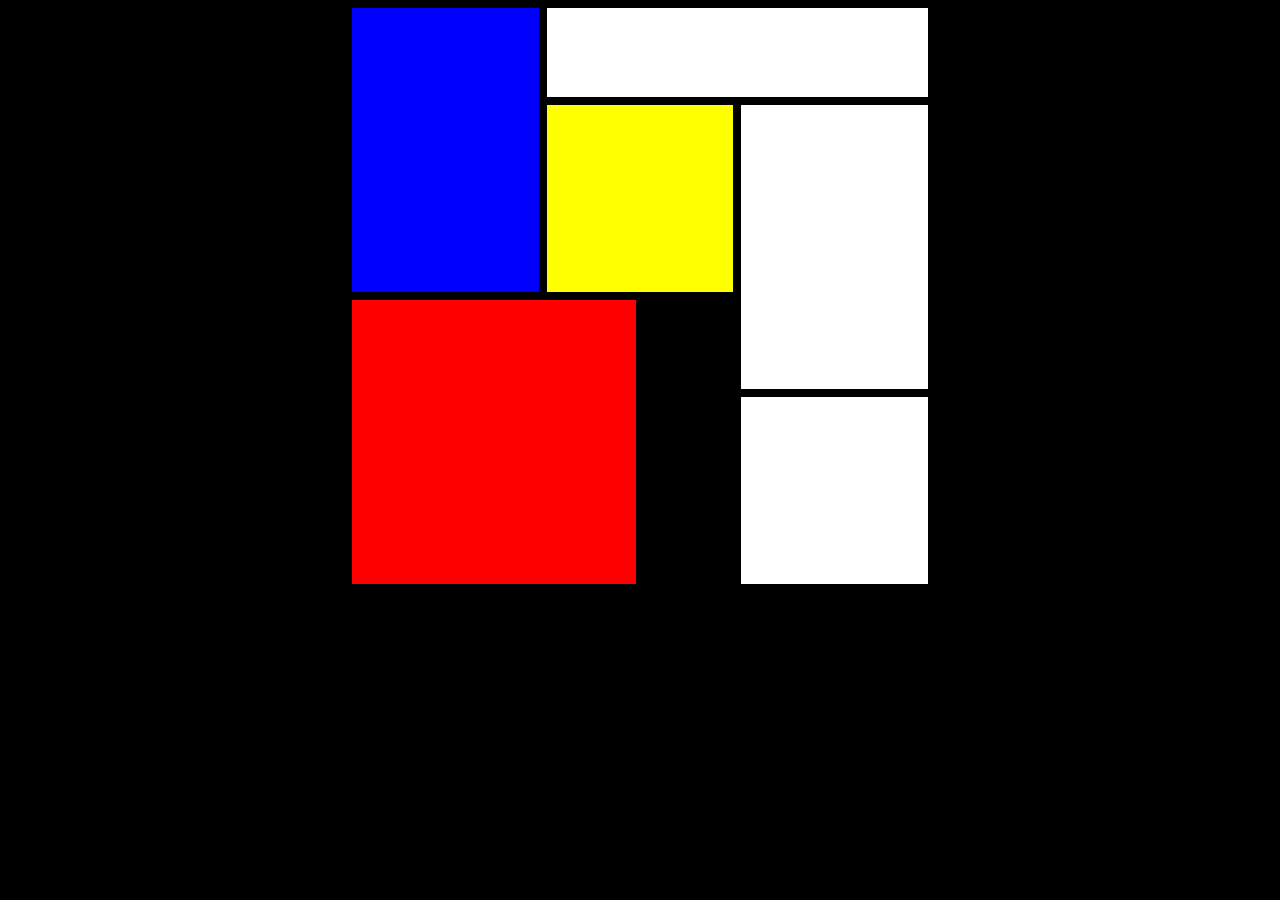
<file: index.html>
<!DOCTYPE html>
<html lang="en">
<head>
    <meta charset="UTF-8">
    <title>GridPractice</title>
    <link rel="stylesheet" href="css/style.css">
</head>
<body>
    <div class="container">
        <div class="block blue"></div>
        <div class="block top-white"></div>
        <div class="block yellow"></div>
        <div class="block red"></div>
        <div class="block black"></div>
        <div class="block right-mid-white"></div>
        <div class="block right-bottom-white"></div>
    </div>
</body>
</html>
</file>
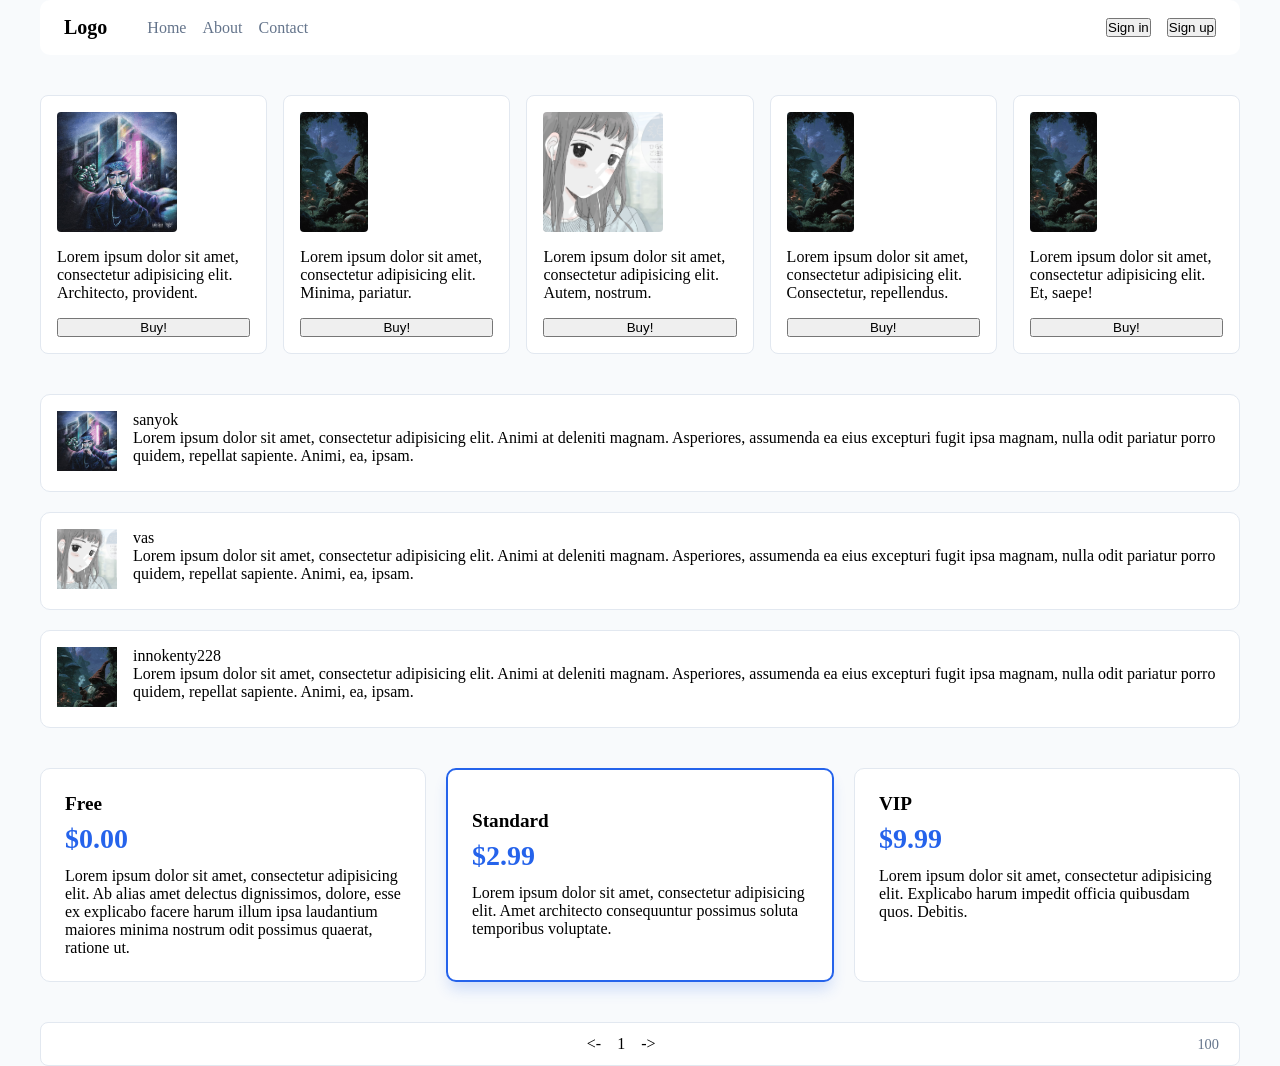
<file: flexpage.html>
<!DOCTYPE html>
<html lang="en">
<head>
    <meta charset="UTF-8">
    <title>Flexpage</title>
    <link rel="stylesheet" href="css/flexpage.css">
</head>
<body>
    <div class="page">
        <div class="header">
            <div class="header__logo">Logo</div>
            <div class="header__links">
                <nav class="header__links-block">
                    <a href="#">Home</a>
                    <a href="#">About</a>
                    <a href="#">Contact</a>
                </nav>
            </div>
            <div class="header__buttons">
                <button>Sign in</button>
                <button>Sign up</button>
            </div>
        </div>

        <div class="cards">
            <div class="card__item">
                <div class="card__image"><img src="img/kosmos_hotel.jpg" alt=""></div>
                <div class="card__text">Lorem ipsum dolor sit amet, consectetur adipisicing elit. Architecto, provident.</div>
                <div class="card__action">
                    <button>Buy!</button>
                </div>
            </div>
            <div class="card__item">
                <div class="card__image"><img src="img/bg3.jpg" alt=""></div>
                <div class="card__text">Lorem ipsum dolor sit amet, consectetur adipisicing elit. Minima, pariatur.</div>
                <div class="card__action">
                    <button>Buy!</button>
                </div>
            </div>
            <div class="card__item">
                <div class="card__image"><img src="img/nekoko.jpg" alt=""></div>
                <div class="card__text">Lorem ipsum dolor sit amet, consectetur adipisicing elit. Autem, nostrum.</div>
                <div class="card__action">
                    <button>Buy!</button>
                </div>
            </div>
            <div class="card__item">
                <div class="card__image"><img src="img/bg3.jpg" alt=""></div>
                <div class="card__text">Lorem ipsum dolor sit amet, consectetur adipisicing elit. Consectetur, repellendus.</div>
                <div class="card__action">
                    <button>Buy!</button>
                </div>
            </div>
            <div class="card__item">
                <div class="card__image"><img src="img/bg3.jpg" alt=""></div>
                <div class="card__text">Lorem ipsum dolor sit amet, consectetur adipisicing elit. Et, saepe!</div>
                <div class="card__action">
                    <button>Buy!</button>
                </div>
            </div>
        </div>

        <div class="comments">
            <div class="comment">
                <div class="comment__author-image"><img src="img/kosmos_hotel.jpg" alt=""></div>
                <div class="comment__content">
                    <div class="comment__content-author-nickname">
                        <span>sanyok</span>
                    </div>
                    <p>Lorem ipsum dolor sit amet, consectetur adipisicing elit. Animi at deleniti magnam.
                        Asperiores, assumenda ea eius excepturi fugit ipsa magnam, nulla odit pariatur porro quidem,
                        repellat sapiente. Animi, ea, ipsam.</p>
                </div>
            </div>
            <div class="comment">
                <div class="comment__author-image"><img src="img/nekoko.jpg" alt=""></div>
                <div class="comment__content">
                    <div class="comment__content-author-nickname">
                        <span>vas</span>
                    </div>
                    <p>Lorem ipsum dolor sit amet, consectetur adipisicing elit. Animi at deleniti magnam.
                        Asperiores, assumenda ea eius excepturi fugit ipsa magnam, nulla odit pariatur porro quidem,
                        repellat sapiente. Animi, ea, ipsam.</p>
                </div>
            </div>
            <div class="comment">
                <div class="comment__author-image"><img src="img/bg3.jpg" alt=""></div>
                <div class="comment__content">
                    <div class="comment__content-author-nickname">
                        <span>innokenty228</span>
                    </div>
                    <p>Lorem ipsum dolor sit amet, consectetur adipisicing elit. Animi at deleniti magnam.
                        Asperiores, assumenda ea eius excepturi fugit ipsa magnam, nulla odit pariatur porro quidem,
                        repellat sapiente. Animi, ea, ipsam.</p>
                </div>
            </div>
        </div>

        <div class="pricelist">
            <div class="pricelist__item">
                <div class="pricelist__title">Free</div>
                <div class="pricelist__price">$0.00</div>
                <div class="pricelist__description">Lorem ipsum dolor sit amet, consectetur adipisicing elit. Ab alias amet delectus dignissimos, dolore, esse ex explicabo facere harum illum ipsa laudantium maiores minima nostrum odit possimus quaerat, ratione ut.</div>
            </div>
            <div class="pricelist__item pricelist__item-featured">
                <div class="pricelist__title">Standard</div>
                <div class="pricelist__price">$2.99</div>
                <div class="pricelist__description">Lorem ipsum dolor sit amet, consectetur adipisicing elit. Amet architecto consequuntur possimus soluta temporibus voluptate.</div>
            </div>
            <div class="pricelist__item">
                <div class="pricelist__title">VIP</div>
                <div class="pricelist__price">$9.99</div>
                <div class="pricelist__description">Lorem ipsum dolor sit amet, consectetur adipisicing elit. Explicabo harum impedit officia quibusdam quos. Debitis.</div>
            </div>
        </div>

        <div class="pagination">
            <div class="pagination__backarrow">&lt;-</div>
            <div class="pagination__pagenum">1</div>
            <div class="pagination__nextarrow">-&gt;</div>
            <div class="pagination__rest">100</div>
        </div>
    </div>
</body>
</html>
</file>
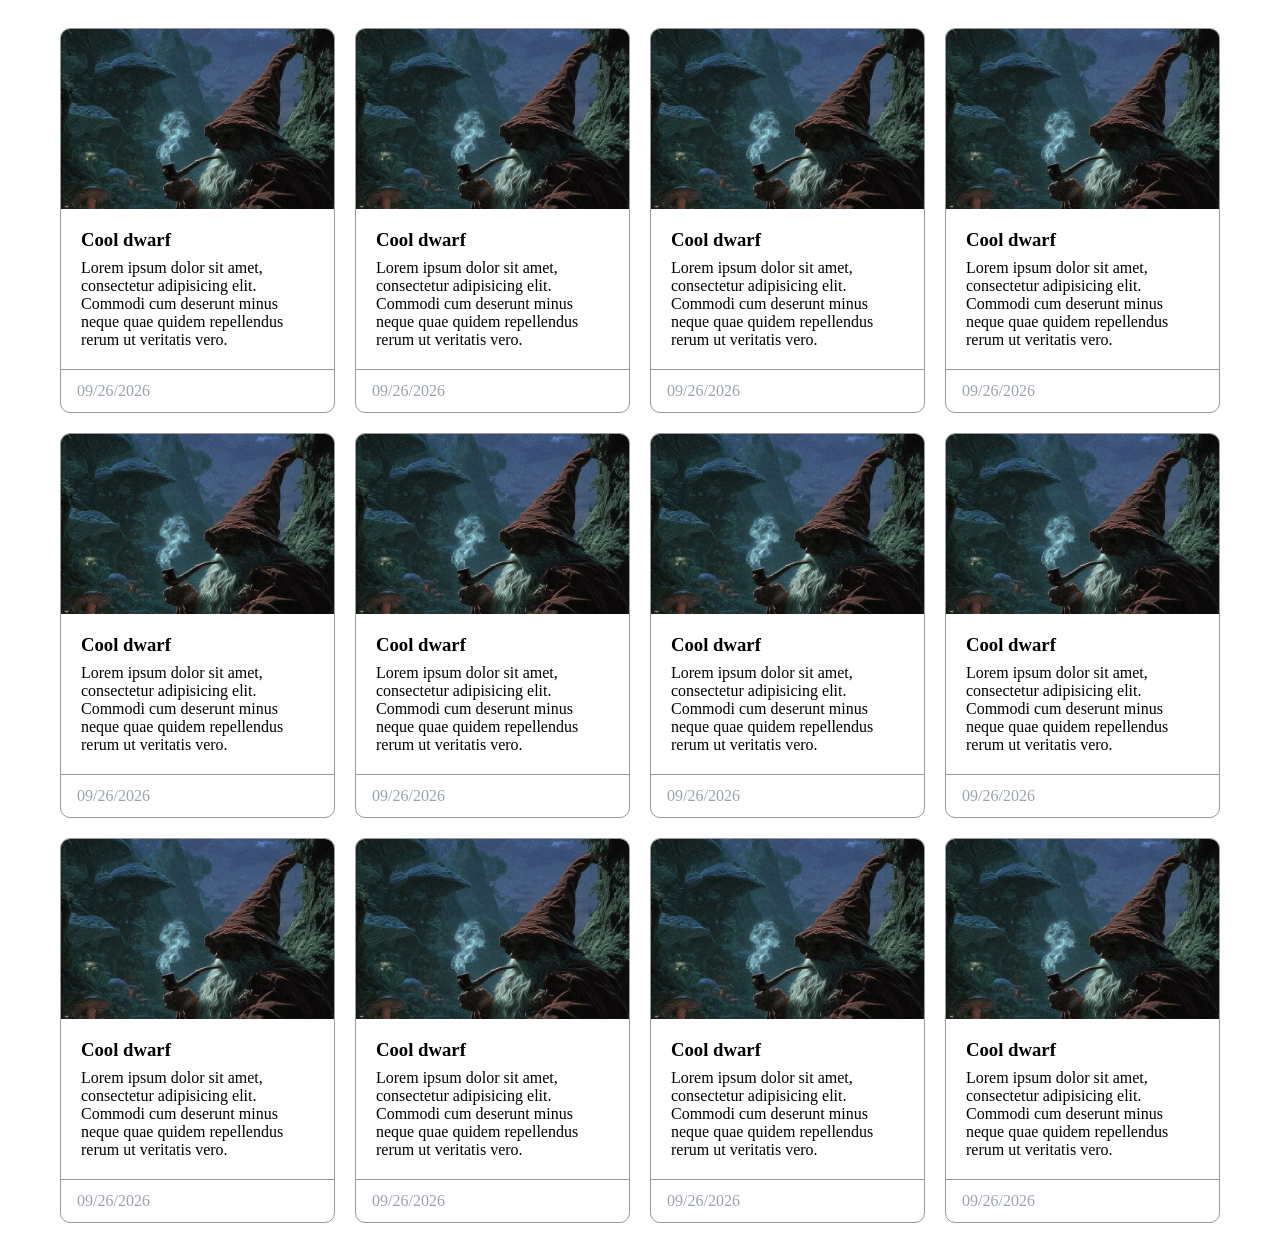
<file: third.html>
<!DOCTYPE html>
<html lang="en">
<head>
    <meta charset="UTF-8">
    <title>Third task</title>
    <link rel="stylesheet" href="css/third.css">
</head>
<body>
    <div class="container mode-grid">
        <div class="card">
            <div class="card__image"><img src="img/bg3.jpg" alt="image"></div>
            <div class="card__content">
                <h3 class="card__title">Cool dwarf</h3>
                <p class="card__text">Lorem ipsum dolor sit amet, consectetur adipisicing elit.
                    Commodi cum deserunt minus neque quae quidem repellendus rerum ut veritatis vero.</p>
            </div>
            <div class="card__footer">
                <span class="card__date">09/26/2026</span>
            </div>
        </div>
        <div class="card">
            <div class="card__image"><img src="img/bg3.jpg" alt="image"></div>
            <div class="card__content">
                <h3 class="card__title">Cool dwarf</h3>
                <p class="card__text">Lorem ipsum dolor sit amet, consectetur adipisicing elit.
                    Commodi cum deserunt minus neque quae quidem repellendus rerum ut veritatis vero.</p>
            </div>
            <div class="card__footer">
                <span class="card__date">09/26/2026</span>
            </div>
        </div>
        <div class="card">
            <div class="card__image"><img src="img/bg3.jpg" alt="image"></div>
            <div class="card__content">
                <h3 class="card__title">Cool dwarf</h3>
                <p class="card__text">Lorem ipsum dolor sit amet, consectetur adipisicing elit.
                    Commodi cum deserunt minus neque quae quidem repellendus rerum ut veritatis vero.</p>
            </div>
            <div class="card__footer">
                <span class="card__date">09/26/2026</span>
            </div>
        </div>
        <div class="card">
            <div class="card__image"><img src="img/bg3.jpg" alt="image"></div>
            <div class="card__content">
                <h3 class="card__title">Cool dwarf</h3>
                <p class="card__text">Lorem ipsum dolor sit amet, consectetur adipisicing elit.
                    Commodi cum deserunt minus neque quae quidem repellendus rerum ut veritatis vero.</p>
            </div>
            <div class="card__footer">
                <span class="card__date">09/26/2026</span>
            </div>
        </div>
        <div class="card">
            <div class="card__image"><img src="img/bg3.jpg" alt="image"></div>
            <div class="card__content">
                <h3 class="card__title">Cool dwarf</h3>
                <p class="card__text">Lorem ipsum dolor sit amet, consectetur adipisicing elit.
                    Commodi cum deserunt minus neque quae quidem repellendus rerum ut veritatis vero.</p>
            </div>
            <div class="card__footer">
                <span class="card__date">09/26/2026</span>
            </div>
        </div>
        <div class="card">
            <div class="card__image"><img src="img/bg3.jpg" alt="image"></div>
            <div class="card__content">
                <h3 class="card__title">Cool dwarf</h3>
                <p class="card__text">Lorem ipsum dolor sit amet, consectetur adipisicing elit.
                    Commodi cum deserunt minus neque quae quidem repellendus rerum ut veritatis vero.</p>
            </div>
            <div class="card__footer">
                <span class="card__date">09/26/2026</span>
            </div>
        </div>
        <div class="card">
            <div class="card__image"><img src="img/bg3.jpg" alt="image"></div>
            <div class="card__content">
                <h3 class="card__title">Cool dwarf</h3>
                <p class="card__text">Lorem ipsum dolor sit amet, consectetur adipisicing elit.
                    Commodi cum deserunt minus neque quae quidem repellendus rerum ut veritatis vero.</p>
            </div>
            <div class="card__footer">
                <span class="card__date">09/26/2026</span>
            </div>
        </div>
        <div class="card">
            <div class="card__image"><img src="img/bg3.jpg" alt="image"></div>
            <div class="card__content">
                <h3 class="card__title">Cool dwarf</h3>
                <p class="card__text">Lorem ipsum dolor sit amet, consectetur adipisicing elit.
                    Commodi cum deserunt minus neque quae quidem repellendus rerum ut veritatis vero.</p>
            </div>
            <div class="card__footer">
                <span class="card__date">09/26/2026</span>
            </div>
        </div>
        <div class="card">
            <div class="card__image"><img src="img/bg3.jpg" alt="image"></div>
            <div class="card__content">
                <h3 class="card__title">Cool dwarf</h3>
                <p class="card__text">Lorem ipsum dolor sit amet, consectetur adipisicing elit.
                    Commodi cum deserunt minus neque quae quidem repellendus rerum ut veritatis vero.</p>
            </div>
            <div class="card__footer">
                <span class="card__date">09/26/2026</span>
            </div>
        </div>
        <div class="card">
            <div class="card__image"><img src="img/bg3.jpg" alt="image"></div>
            <div class="card__content">
                <h3 class="card__title">Cool dwarf</h3>
                <p class="card__text">Lorem ipsum dolor sit amet, consectetur adipisicing elit.
                    Commodi cum deserunt minus neque quae quidem repellendus rerum ut veritatis vero.</p>
            </div>
            <div class="card__footer">
                <span class="card__date">09/26/2026</span>
            </div>
        </div>
        <div class="card">
            <div class="card__image"><img src="img/bg3.jpg" alt="image"></div>
            <div class="card__content">
                <h3 class="card__title">Cool dwarf</h3>
                <p class="card__text">Lorem ipsum dolor sit amet, consectetur adipisicing elit.
                    Commodi cum deserunt minus neque quae quidem repellendus rerum ut veritatis vero.</p>
            </div>
            <div class="card__footer">
                <span class="card__date">09/26/2026</span>
            </div>
        </div>
        <div class="card">
            <div class="card__image"><img src="img/bg3.jpg" alt="image"></div>
            <div class="card__content">
                <h3 class="card__title">Cool dwarf</h3>
                <p class="card__text">Lorem ipsum dolor sit amet, consectetur adipisicing elit.
                    Commodi cum deserunt minus neque quae quidem repellendus rerum ut veritatis vero.</p>
            </div>
            <div class="card__footer">
                <span class="card__date">09/26/2026</span>
            </div>
        </div>
    </div>
</body>
</html>
</file>
<file: css/style.css>
body {
    background: black;
}

.container {
    display: grid;
    grid-template-columns: repeat(6, 1fr);
    grid-template-rows: repeat(6, 1fr);
    background: black;
    gap: 8px;
    width: 50vw;
    max-width: 45vw;
    aspect-ratio: 1 / 1;
    margin: 0 auto;
}

.block {
    background: white;
}

.blue {
    background: blue;
    grid-area: 1 / 1 / 4 / 3;
}

.top-white {
    grid-area: 1 / 3 / 2 / 7;
}

.yellow {
    background: yellow;
    grid-area: 2 / 3 / 4 / 5;
}

.red {
    background: red;
    grid-area: 4 / 1 / 7 / 4;
}

.black {
    background: black;
    grid-area: 4 / 4 / 7 / 5;
}

.right-mid-white {
    grid-area: 2 / 5 / 5 / 7;
}

.right-bottom-white {
    grid-area: 5 / 5 / 7 / 7;
}
</file>
<file: css/flexpage.css>
* {
    margin: 0;
    padding: 0;
    box-sizing: border-box;
}

body {
    background: #f8fafc;
}

.page {
    max-width: 1200px;
    margin: 0 auto;
    display: flex;
    flex-direction: column;
    gap: 40px;
}

.header {
    display: flex;
    justify-content: center;
    align-items: center;
    gap: 40px;
    padding: 16px 24px;
    background: #fff;
    border-radius: 10px;
}

.header__logo {
    font-weight: 700;
    font-size: 1.25rem;
}

.header__links {
    flex-grow: 1;
}

.header__links-block {
    display: flex;
    gap: 16px;
    flex-wrap: wrap;
}

.header__links-block a {
    text-decoration: none;
    color: #64748b;
    font-weight: 500;
}

.header__buttons {
    display: flex;
    gap: 16px;
}

.cards {
    display: flex;
    gap: 16px;
    align-items: stretch;
}

.card__item {
    flex: 1;
    display: flex;
    flex-direction: column;
    background: #fff;
    padding: 16px;
    border-radius: 8px;
    border: 1px solid #e2e8f0;
}

.card__image img{
    height: 120px;
    border-radius: 4px;
    margin-bottom: 12px;
}

.card__text {
    flex-grow: 1;
    margin-bottom: 16px;
}

.card__action button {
    width: 100%;
}

.pricelist {
    display: flex;
    gap: 20px;
    align-items: stretch;
}

.pricelist__item {
    flex: 1;
    display: flex;
    flex-direction: column;
    background: #fff;
    padding: 1.5rem;
    border: 1px solid #e2e8f0;
    border-radius: 10px;
}

.pricelist__item-featured {
    padding: 2.5rem 1.5rem;
    border: 2px solid #2563eb;
    box-shadow: 0 10px 15px -3px rgba(37, 99, 235, 0.2);
}

.pricelist__title {
    font-size: 1.2rem;
    font-weight: 700;
    margin-bottom: 8px;
}

.pricelist__price {
    font-size: 1.75rem;
    font-weight: 800;
    color: #2563eb;
    margin-bottom: 12px;
}

.pagination {
    display: flex;
    justify-content: center;
    align-items: center;
    gap: 16px;
    flex-wrap: wrap;
    background: #fff;
    padding: 12px 20px;
    border-radius: 8px;
    border: 1px solid #e2e8f0;
}

.pagination__backarrow {
    margin-left: auto;
}

.pagination__rest {
    margin-left: auto;
    color: #64748b;
    font-size: .9rem;
}

.comments{
    display: flex;
    flex-direction: column;
    gap: 20px;
}

.comment {
    display: flex;
    gap: 16px;
    align-items: flex-start;
    background: #fff;
    padding: 16px;
    border-radius: 10px;
    border: 1px solid #e2e8f0;
}

.comment__author-image {
    flex-shrink: 0;
}

.comment__author-image img{
    height: 60px;
    width: 60px;
    object-fit: cover;
}
</file>
<file: css/third.css>
.container {
    width: 100%;
    max-width: 1200px;
    margin: 0 auto;
    padding: 20px;
    box-sizing: border-box;
}

.card {
    display: flex;
    flex-direction: column;
    background: white;
    border: 1px solid #98989d;
    border-radius: 10px;
    overflow: hidden;
}

.card__image img{
    width: 100%;
    height: 180px;
    object-fit: cover;
    display: block;
}

.card__content {
    flex: 1;
    padding: 20px;
    display: flex;
    flex-direction: column;
    gap: 8px;
}

.card__title {
    margin: 0;
}

.card__text {
    margin: 0;
}

.card__footer {
    padding: 12px 16px;
    border-top: 1px solid #98989d;
    color: #9ca3af;
}

.container.mode-grid {
    display: grid;
    grid-template-columns: repeat(auto-fit, minmax(260px, 1fr));
    gap: 20px;
}

.container.mode-list {
    display: grid;
    grid-template-columns: 1fr;
    gap: 12px;
}

.container.mode-list .card {
    flex-direction: row;
    align-items: center;
}

.container.mode-list .card__image img{
    width: 160px;
    height: 100%;
    min-height: 120px;
}

.container.mode-list .card__footer {
    background: transparent;
    border: none;
    margin-left: auto;
}

.container.mode-magazine {
    display: grid;
    grid-template-columns: repeat(auto-fill, minmax(240px, 1fr));
    gap: 20px;
}

.container.mode-magazine .card:first-child {
    grid-column: span 2;
    grid-row: span 2;
    background: #f8fafc;
}

.container.mode-magazine .card:first-child .card__image img {
    height: 320px;
}
</file>
